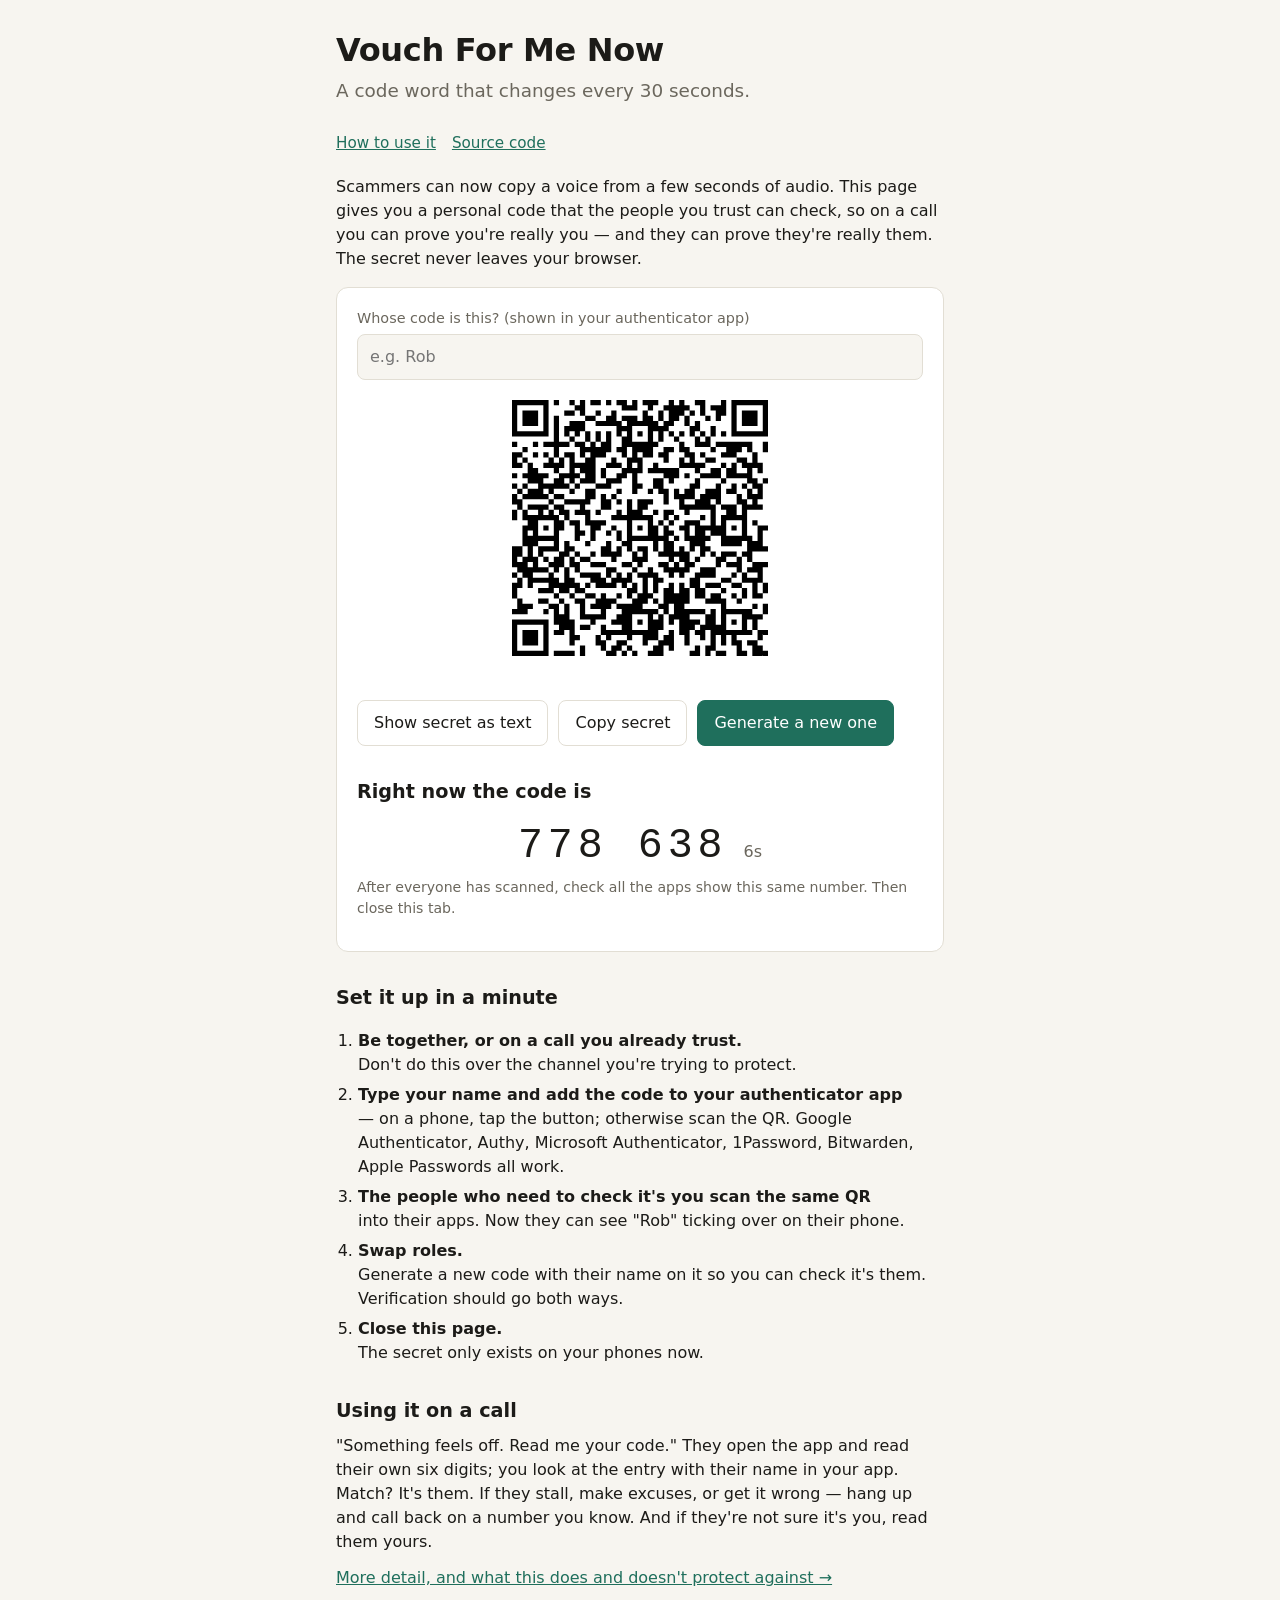
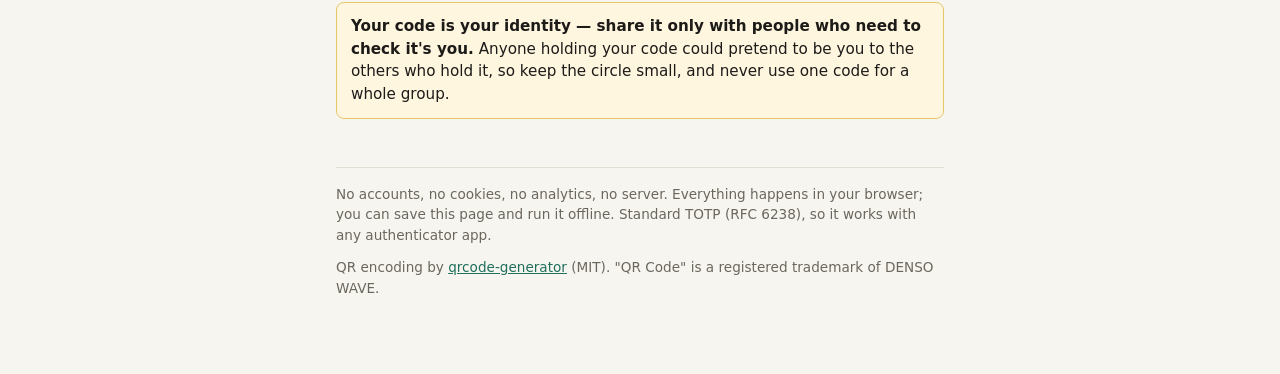
<file: index.html>
<!doctype html>
<html lang="en">
<head>
<meta charset="utf-8">
<meta name="viewport" content="width=device-width, initial-scale=1">
<meta http-equiv="Content-Security-Policy" content="default-src 'none'; script-src 'self'; style-src 'self'; img-src 'self' data:; base-uri 'none'; form-action 'none'">
<meta name="referrer" content="no-referrer">
<meta name="description" content="A code word that changes every 30 seconds. Prove it's really you on a phone call, even if someone has cloned your voice.">
<title>Vouch For Me Now</title>
<link rel="stylesheet" href="style.css">
</head>
<body>
<main>
  <header>
    <h1>Vouch For Me Now</h1>
    <p class="tagline">A code word that changes every 30 seconds.</p>
  </header>

  <nav><a href="how-to-use.html">How to use it</a><a href="https://github.com/ilivewithian/vouchformenow">Source code</a></nav>

  <p>Scammers can now copy a voice from a few seconds of audio. This page gives you a personal code that the people you trust can check, so on a call you can prove you're really you — and they can prove they're really them. The secret never leaves your browser.</p>

  <div id="unsupported" class="warn hidden">Your browser doesn't support the cryptography this page needs. Try a current version of Chrome, Firefox, Safari or Edge.</div>

  <section id="generator" class="panel">
    <label for="label">Whose code is this? (shown in your authenticator app)</label>
    <input type="text" id="label" placeholder="e.g. Rob" maxlength="40" autocomplete="off" spellcheck="false">

    <div class="qr-wrap" id="qr" aria-label="QR code containing the shared secret"></div>

    <div class="secret hidden" id="secret"></div>

    <a id="addlink" class="button primary mobile-only" href="#">Add to my authenticator app</a>

    <div class="row">
      <button id="reveal">Show secret as text</button>
      <button id="copy">Copy secret</button>
      <button id="regen" class="primary">Generate a new one</button>
    </div>

    <h2>Right now the code is</h2>
    <div class="code-row">
      <span class="code" id="code">— —</span>
      <span class="countdown" id="countdown"></span>
    </div>
    <p class="small">After everyone has scanned, check all the apps show this same number. Then close this tab.</p>
  </section>

  <section>
    <h2>Set it up in a minute</h2>
    <ol class="steps">
      <li><strong>Be together, or on a call you already trust.</strong> Don't do this over the channel you're trying to protect.</li>
      <li><strong>Type your name and add the code to your authenticator app</strong> — on a phone, tap the button; otherwise scan the QR. Google Authenticator, Authy, Microsoft Authenticator, 1Password, Bitwarden, Apple Passwords all work.</li>
      <li><strong>The people who need to check it's you scan the same QR</strong> into their apps. Now they can see "Rob" ticking over on their phone.</li>
      <li><strong>Swap roles.</strong> Generate a new code with their name on it so you can check it's them. Verification should go both ways.</li>
      <li><strong>Close this page.</strong> The secret only exists on your phones now.</li>
    </ol>
  </section>

  <section>
    <h2>Using it on a call</h2>
    <p>"Something feels off. Read me your code." They open the app and read their own six digits; you look at the entry with their name in your app. Match? It's them. If they stall, make excuses, or get it wrong — hang up and call back on a number you know. And if they're not sure it's you, read them yours.</p>
    <p><a href="how-to-use.html">More detail, and what this does and doesn't protect against →</a></p>
  </section>

  <div class="warn">
    <strong>Your code is your identity — share it only with people who need to check it's you.</strong> Anyone holding your code could pretend to be you to the others who hold it, so keep the circle small, and never use one code for a whole group.
  </div>

  <footer>
    <p>No accounts, no cookies, no analytics, no server. Everything happens in your browser; you can save this page and run it offline. Standard TOTP (RFC 6238), so it works with any authenticator app.</p>
    <p>QR encoding by <a href="https://github.com/kazuhikoarase/qrcode-generator">qrcode-generator</a> (MIT). "QR Code" is a registered trademark of DENSO WAVE.</p>
  </footer>
</main>
<script src="vendor/qrcode.js"></script>
<script src="app.js"></script>
</body>
</html>
</file>
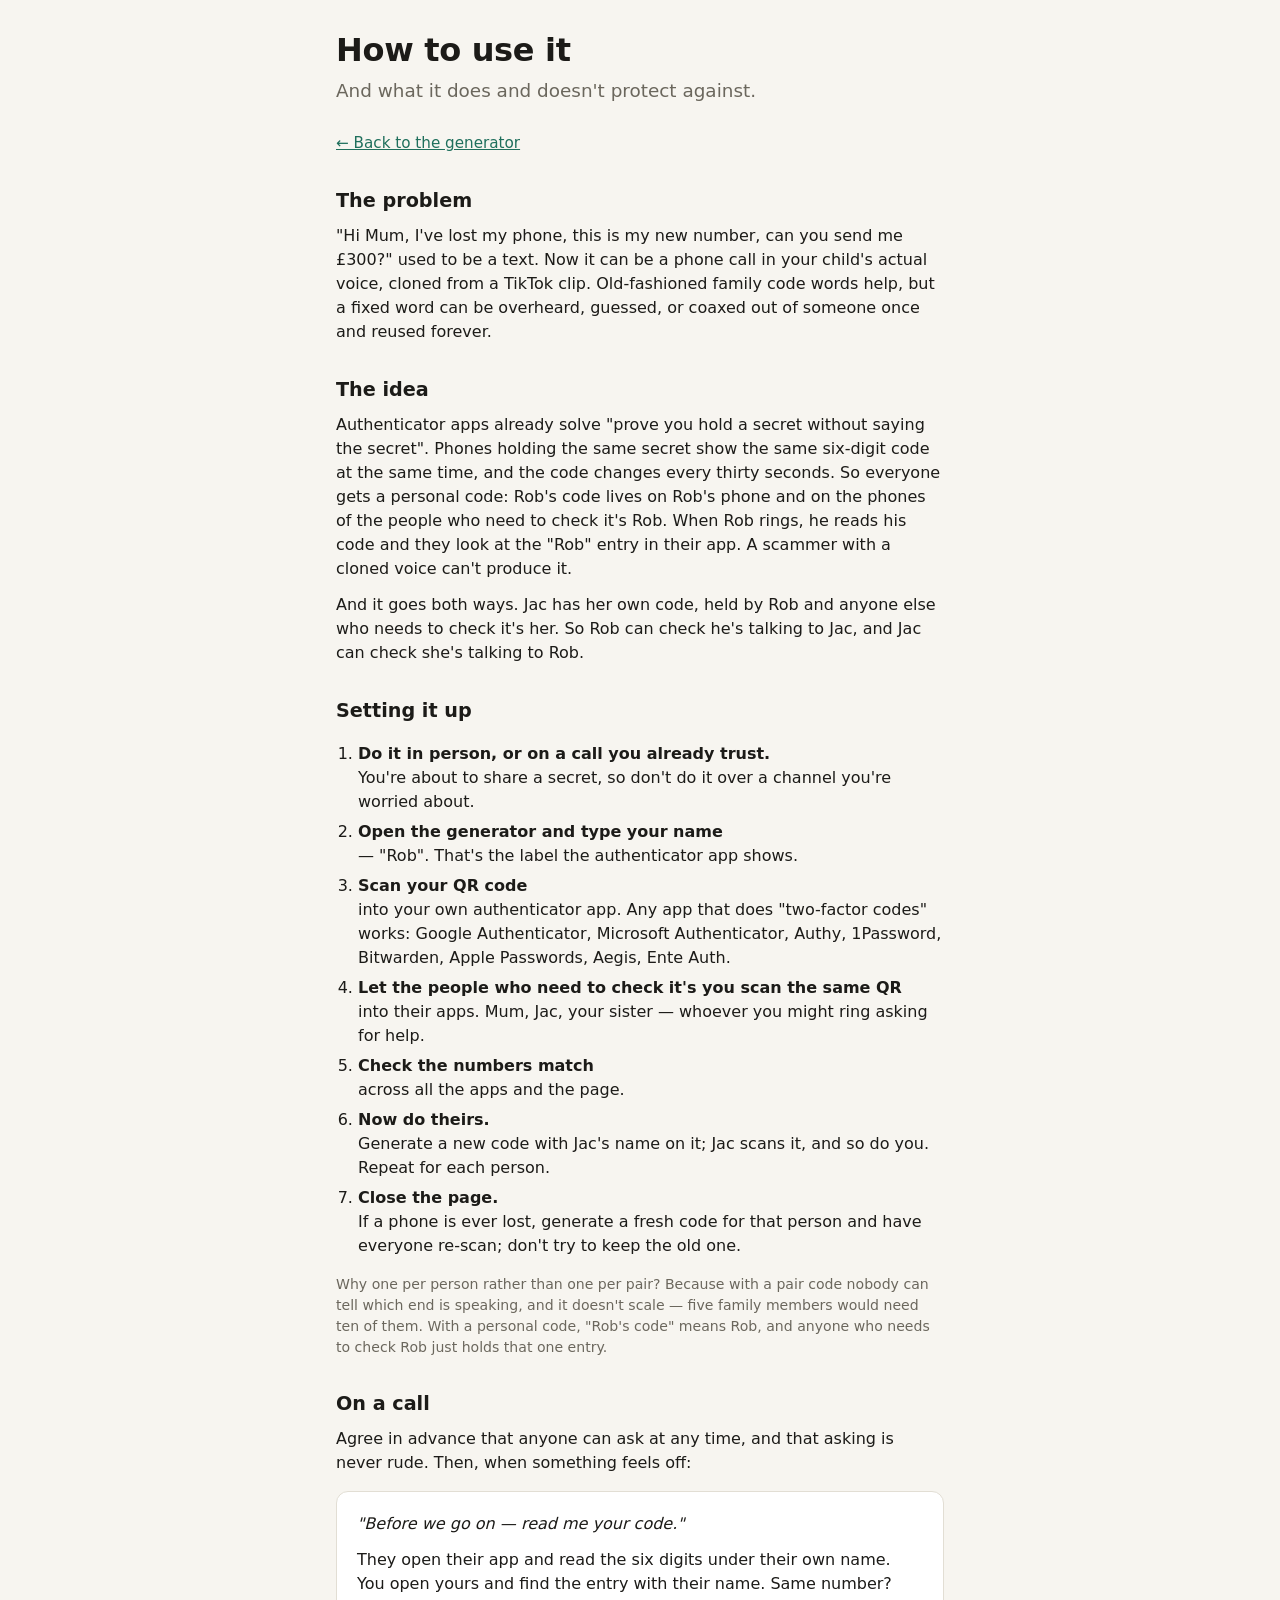
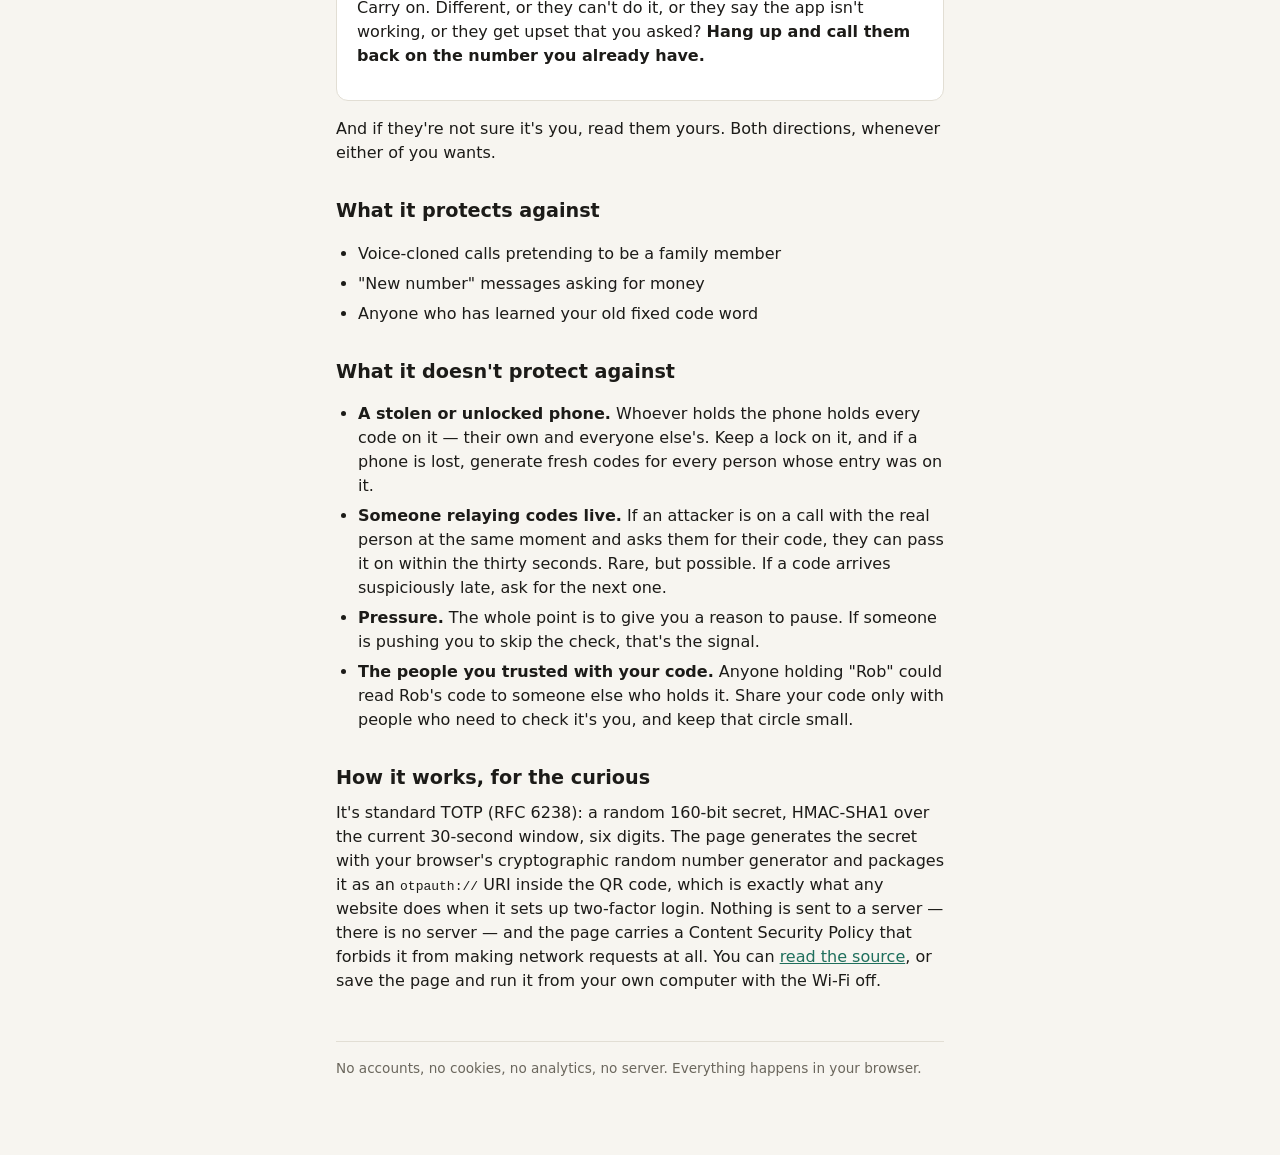
<file: how-to-use.html>
<!doctype html>
<html lang="en">
<head>
<meta charset="utf-8">
<meta name="viewport" content="width=device-width, initial-scale=1">
<meta http-equiv="Content-Security-Policy" content="default-src 'none'; style-src 'self'; img-src 'self' data:; base-uri 'none'; form-action 'none'">
<meta name="referrer" content="no-referrer">
<title>How to use Vouch For Me Now</title>
<link rel="stylesheet" href="style.css">
</head>
<body>
<main>
  <header>
    <h1>How to use it</h1>
    <p class="tagline">And what it does and doesn't protect against.</p>
  </header>

  <nav><a href="index.html">← Back to the generator</a></nav>

  <h2>The problem</h2>
  <p>"Hi Mum, I've lost my phone, this is my new number, can you send me £300?" used to be a text. Now it can be a phone call in your child's actual voice, cloned from a TikTok clip. Old-fashioned family code words help, but a fixed word can be overheard, guessed, or coaxed out of someone once and reused forever.</p>

  <h2>The idea</h2>
  <p>Authenticator apps already solve "prove you hold a secret without saying the secret". Phones holding the same secret show the same six-digit code at the same time, and the code changes every thirty seconds. So everyone gets a personal code: Rob's code lives on Rob's phone and on the phones of the people who need to check it's Rob. When Rob rings, he reads his code and they look at the "Rob" entry in their app. A scammer with a cloned voice can't produce it.</p>
  <p>And it goes both ways. Jac has her own code, held by Rob and anyone else who needs to check it's her. So Rob can check he's talking to Jac, and Jac can check she's talking to Rob.</p>

  <h2>Setting it up</h2>
  <ol class="steps">
    <li><strong>Do it in person, or on a call you already trust.</strong> You're about to share a secret, so don't do it over a channel you're worried about.</li>
    <li><strong>Open the generator and type your name</strong> — "Rob". That's the label the authenticator app shows.</li>
    <li><strong>Scan your QR code</strong> into your own authenticator app. Any app that does "two-factor codes" works: Google Authenticator, Microsoft Authenticator, Authy, 1Password, Bitwarden, Apple Passwords, Aegis, Ente Auth.</li>
    <li><strong>Let the people who need to check it's you scan the same QR</strong> into their apps. Mum, Jac, your sister — whoever you might ring asking for help.</li>
    <li><strong>Check the numbers match</strong> across all the apps and the page.</li>
    <li><strong>Now do theirs.</strong> Generate a new code with Jac's name on it; Jac scans it, and so do you. Repeat for each person.</li>
    <li><strong>Close the page.</strong> If a phone is ever lost, generate a fresh code for that person and have everyone re-scan; don't try to keep the old one.</li>
  </ol>
  <p class="small">Why one per person rather than one per pair? Because with a pair code nobody can tell which end is speaking, and it doesn't scale — five family members would need ten of them. With a personal code, "Rob's code" means Rob, and anyone who needs to check Rob just holds that one entry.</p>

  <h2>On a call</h2>
  <p>Agree in advance that anyone can ask at any time, and that asking is never rude. Then, when something feels off:</p>
  <div class="panel">
    <p><em>"Before we go on — read me your code."</em></p>
    <p>They open their app and read the six digits under their own name. You open yours and find the entry with their name. Same number? Carry on. Different, or they can't do it, or they say the app isn't working, or they get upset that you asked? <strong>Hang up and call them back on the number you already have.</strong></p>
  </div>
  <p>And if they're not sure it's you, read them yours. Both directions, whenever either of you wants.</p>

  <h2>What it protects against</h2>
  <ul>
    <li>Voice-cloned calls pretending to be a family member</li>
    <li>"New number" messages asking for money</li>
    <li>Anyone who has learned your old fixed code word</li>
  </ul>

  <h2>What it doesn't protect against</h2>
  <ul>
    <li><strong>A stolen or unlocked phone.</strong> Whoever holds the phone holds every code on it — their own and everyone else's. Keep a lock on it, and if a phone is lost, generate fresh codes for every person whose entry was on it.</li>
    <li><strong>Someone relaying codes live.</strong> If an attacker is on a call with the real person at the same moment and asks them for their code, they can pass it on within the thirty seconds. Rare, but possible. If a code arrives suspiciously late, ask for the next one.</li>
    <li><strong>Pressure.</strong> The whole point is to give you a reason to pause. If someone is pushing you to skip the check, that's the signal.</li>
    <li><strong>The people you trusted with your code.</strong> Anyone holding "Rob" could read Rob's code to someone else who holds it. Share your code only with people who need to check it's you, and keep that circle small.</li>
  </ul>

  <h2>How it works, for the curious</h2>
  <p>It's standard TOTP (RFC 6238): a random 160-bit secret, HMAC-SHA1 over the current 30-second window, six digits. The page generates the secret with your browser's cryptographic random number generator and packages it as an <code>otpauth://</code> URI inside the QR code, which is exactly what any website does when it sets up two-factor login. Nothing is sent to a server — there is no server — and the page carries a Content Security Policy that forbids it from making network requests at all. You can <a href="https://github.com/ilivewithian/vouchformenow">read the source</a>, or save the page and run it from your own computer with the Wi-Fi off.</p>

  <footer>
    <p>No accounts, no cookies, no analytics, no server. Everything happens in your browser.</p>
  </footer>
</main>
</body>
</html>
</file>
<file: style.css>
:root {
  --bg: #f7f5f0;
  --panel: #ffffff;
  --ink: #1c1b18;
  --muted: #6b675d;
  --line: #e2ded4;
  --accent: #1f6f5c;
  --accent-ink: #ffffff;
  --warn-bg: #fff6e0;
  --warn-line: #e9c56a;
  --mono: ui-monospace, "SF Mono", Menlo, Consolas, "Liberation Mono", monospace;
  --sans: system-ui, -apple-system, "Segoe UI", Roboto, Helvetica, Arial, sans-serif;
}
@media (prefers-color-scheme: dark) {
  :root {
    --bg: #15140f;
    --panel: #1f1e18;
    --ink: #ecebe6;
    --muted: #a39f94;
    --line: #35332b;
    --accent: #59b89d;
    --accent-ink: #0f1a16;
    --warn-bg: #2b2412;
    --warn-line: #8a6d1f;
  }
}
* { box-sizing: border-box; }
html, body { margin: 0; }
body {
  background: var(--bg);
  color: var(--ink);
  font-family: var(--sans);
  line-height: 1.5;
  -webkit-font-smoothing: antialiased;
}
main { max-width: 640px; margin: 0 auto; padding: 32px 16px 64px; }
header { margin-bottom: 28px; }
h1 { font-size: 2rem; line-height: 1.15; margin: 0 0 8px; letter-spacing: -0.01em; }
.tagline { font-size: 1.15rem; color: var(--muted); margin: 0; }
h2 { font-size: 1.2rem; margin: 32px 0 8px; }
p { margin: 0 0 12px; }
a { color: var(--accent); }
nav { font-size: .95rem; margin-bottom: 20px; }
nav a + a { margin-left: 16px; }

.panel {
  background: var(--panel);
  border: 1px solid var(--line);
  border-radius: 12px;
  padding: 20px;
  margin: 16px 0;
}
.qr-wrap { display: flex; justify-content: center; padding: 8px 0 16px; }
.qr-wrap svg { width: min(100%, 280px); height: auto; background: #fff; padding: 12px; border-radius: 8px; }
.secret {
  font-family: var(--mono);
  font-size: 1.05rem;
  letter-spacing: .08em;
  word-break: break-all;
  padding: 12px;
  border: 1px dashed var(--line);
  border-radius: 8px;
  text-align: center;
  user-select: all;
}
.code-row {
  display: flex;
  align-items: baseline;
  justify-content: center;
  gap: 16px;
  margin-top: 8px;
}
.code {
  font-family: var(--mono);
  font-size: 2.6rem;
  letter-spacing: .12em;
  font-variant-numeric: tabular-nums;
}
.countdown { color: var(--muted); font-variant-numeric: tabular-nums; }
.row { display: flex; flex-wrap: wrap; gap: 10px; margin-top: 16px; }
button {
  font: inherit;
  padding: 10px 16px;
  border-radius: 8px;
  border: 1px solid var(--line);
  background: var(--panel);
  color: var(--ink);
  cursor: pointer;
}
button.primary, .button.primary { background: var(--accent); color: var(--accent-ink); border-color: var(--accent); }
.button {
  display: block;
  text-align: center;
  text-decoration: none;
  padding: 12px 16px;
  border-radius: 8px;
  border: 1px solid var(--line);
  margin-top: 12px;
}
.mobile-only { display: none; }
@media (pointer: coarse), (max-width: 600px) {
  .mobile-only { display: block; }
}
button:focus-visible { outline: 2px solid var(--accent); outline-offset: 2px; }
label { display: block; font-size: .9rem; color: var(--muted); margin-bottom: 4px; }
input[type=text] {
  font: inherit;
  width: 100%;
  padding: 10px 12px;
  border-radius: 8px;
  border: 1px solid var(--line);
  background: var(--bg);
  color: var(--ink);
}
.warn {
  background: var(--warn-bg);
  border: 1px solid var(--warn-line);
  border-radius: 8px;
  padding: 12px 14px;
  font-size: .95rem;
}
ol, ul { padding-left: 22px; }
li { margin-bottom: 6px; }
.small { font-size: .88rem; color: var(--muted); }
.steps li strong { display: block; }
footer { margin-top: 48px; font-size: .85rem; color: var(--muted); border-top: 1px solid var(--line); padding-top: 16px; }
.hidden { display: none; }
</file>
